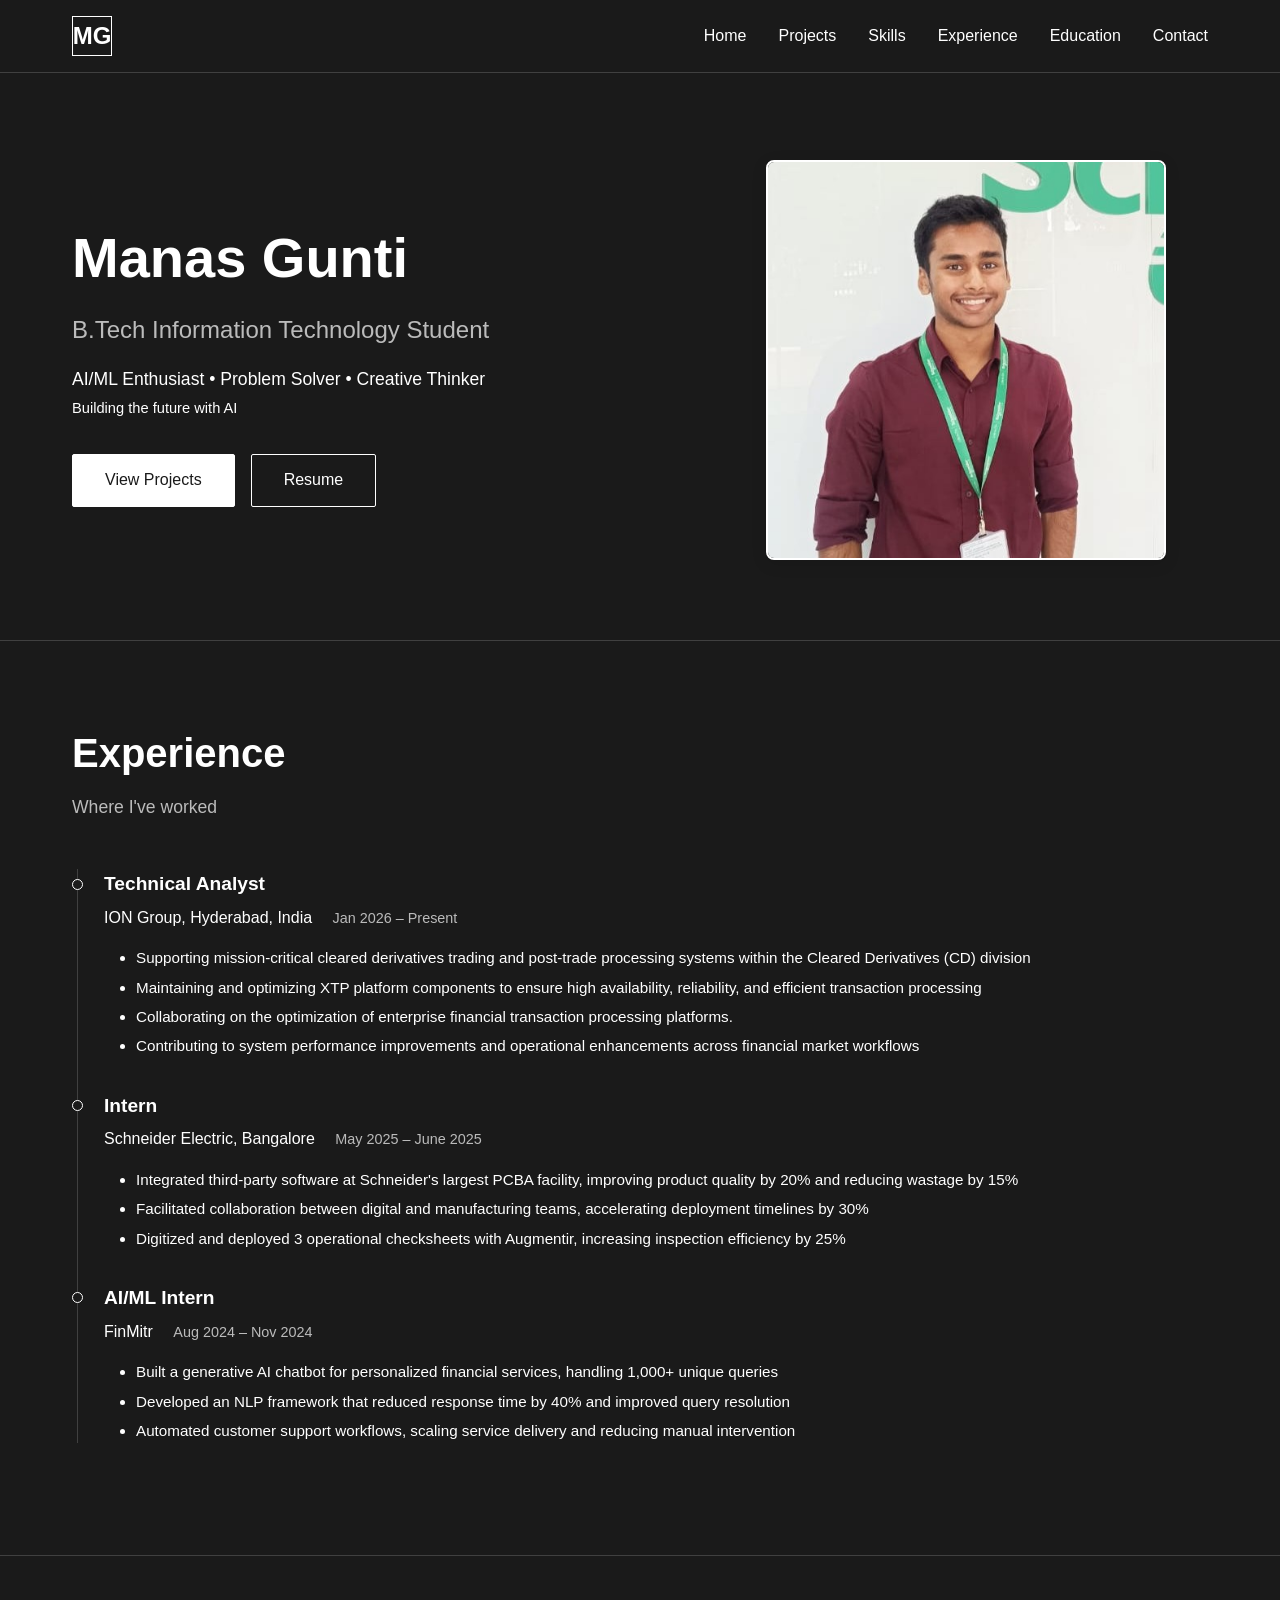
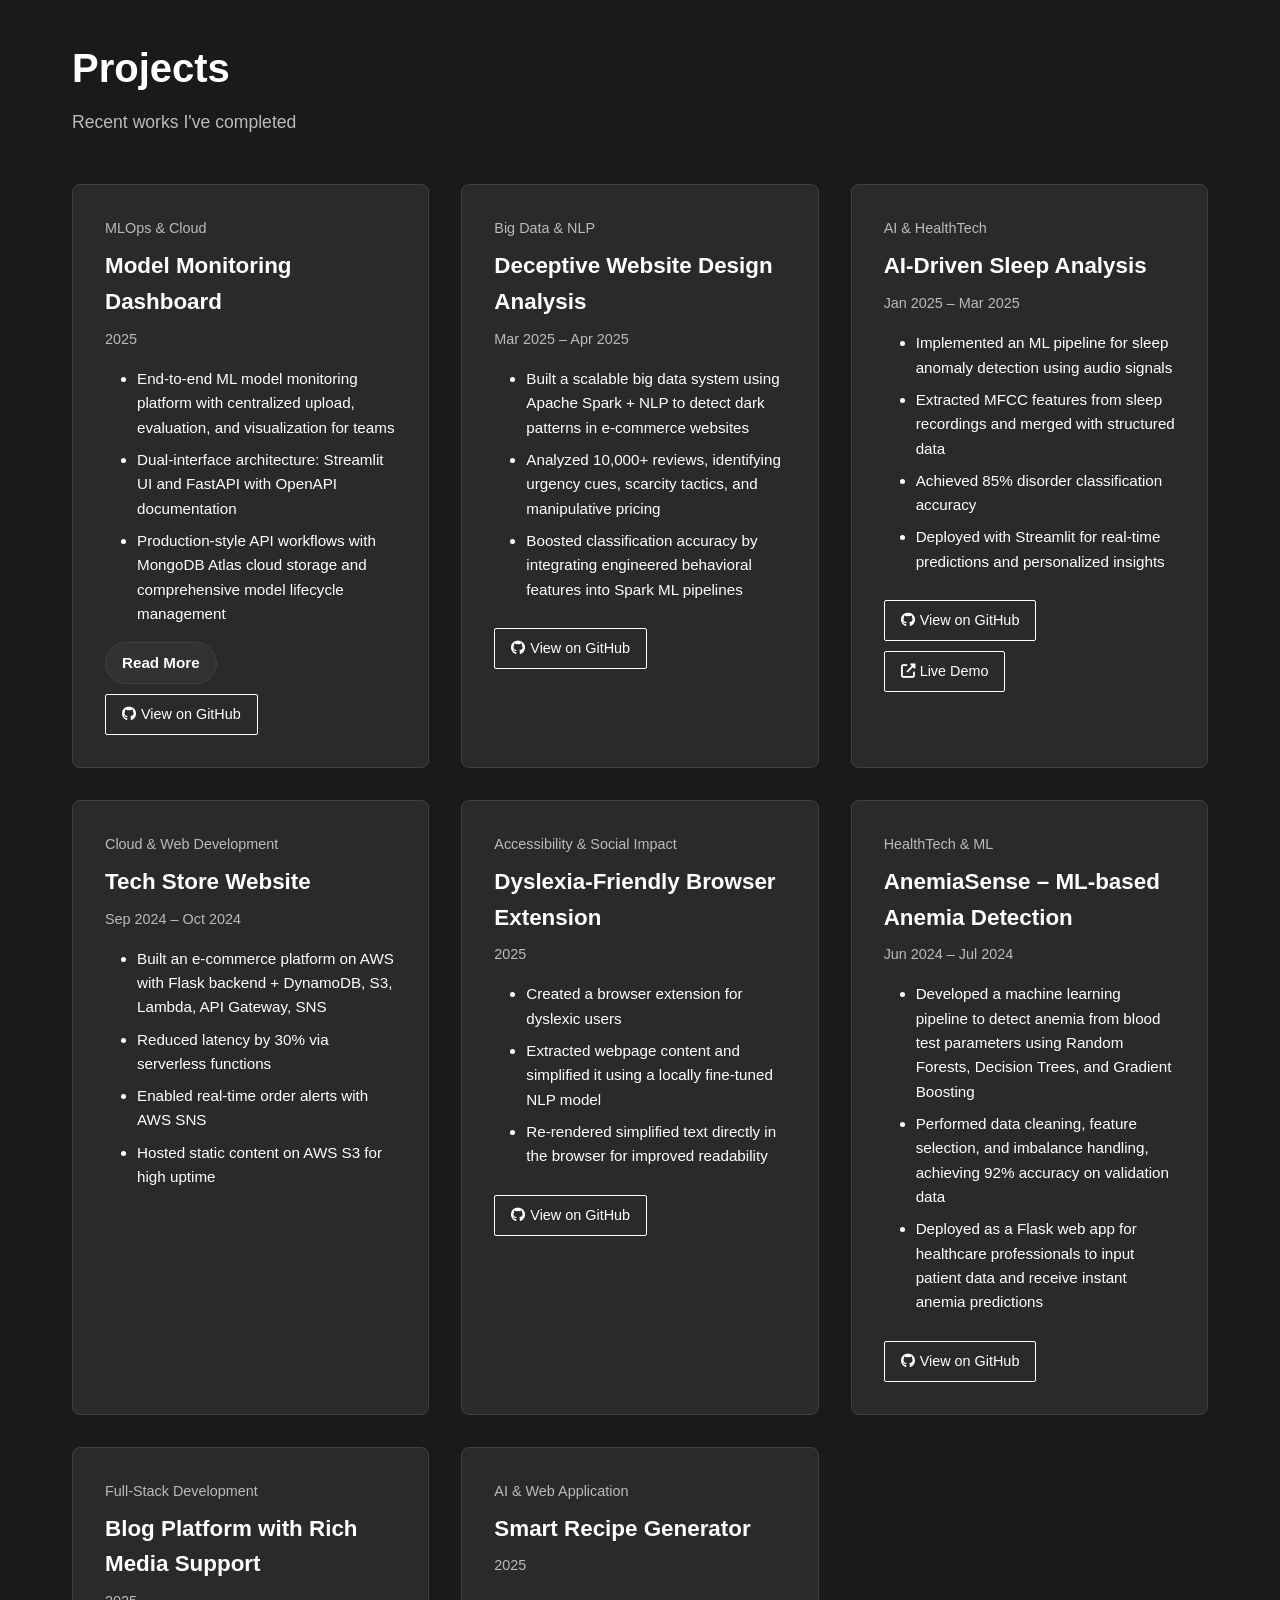
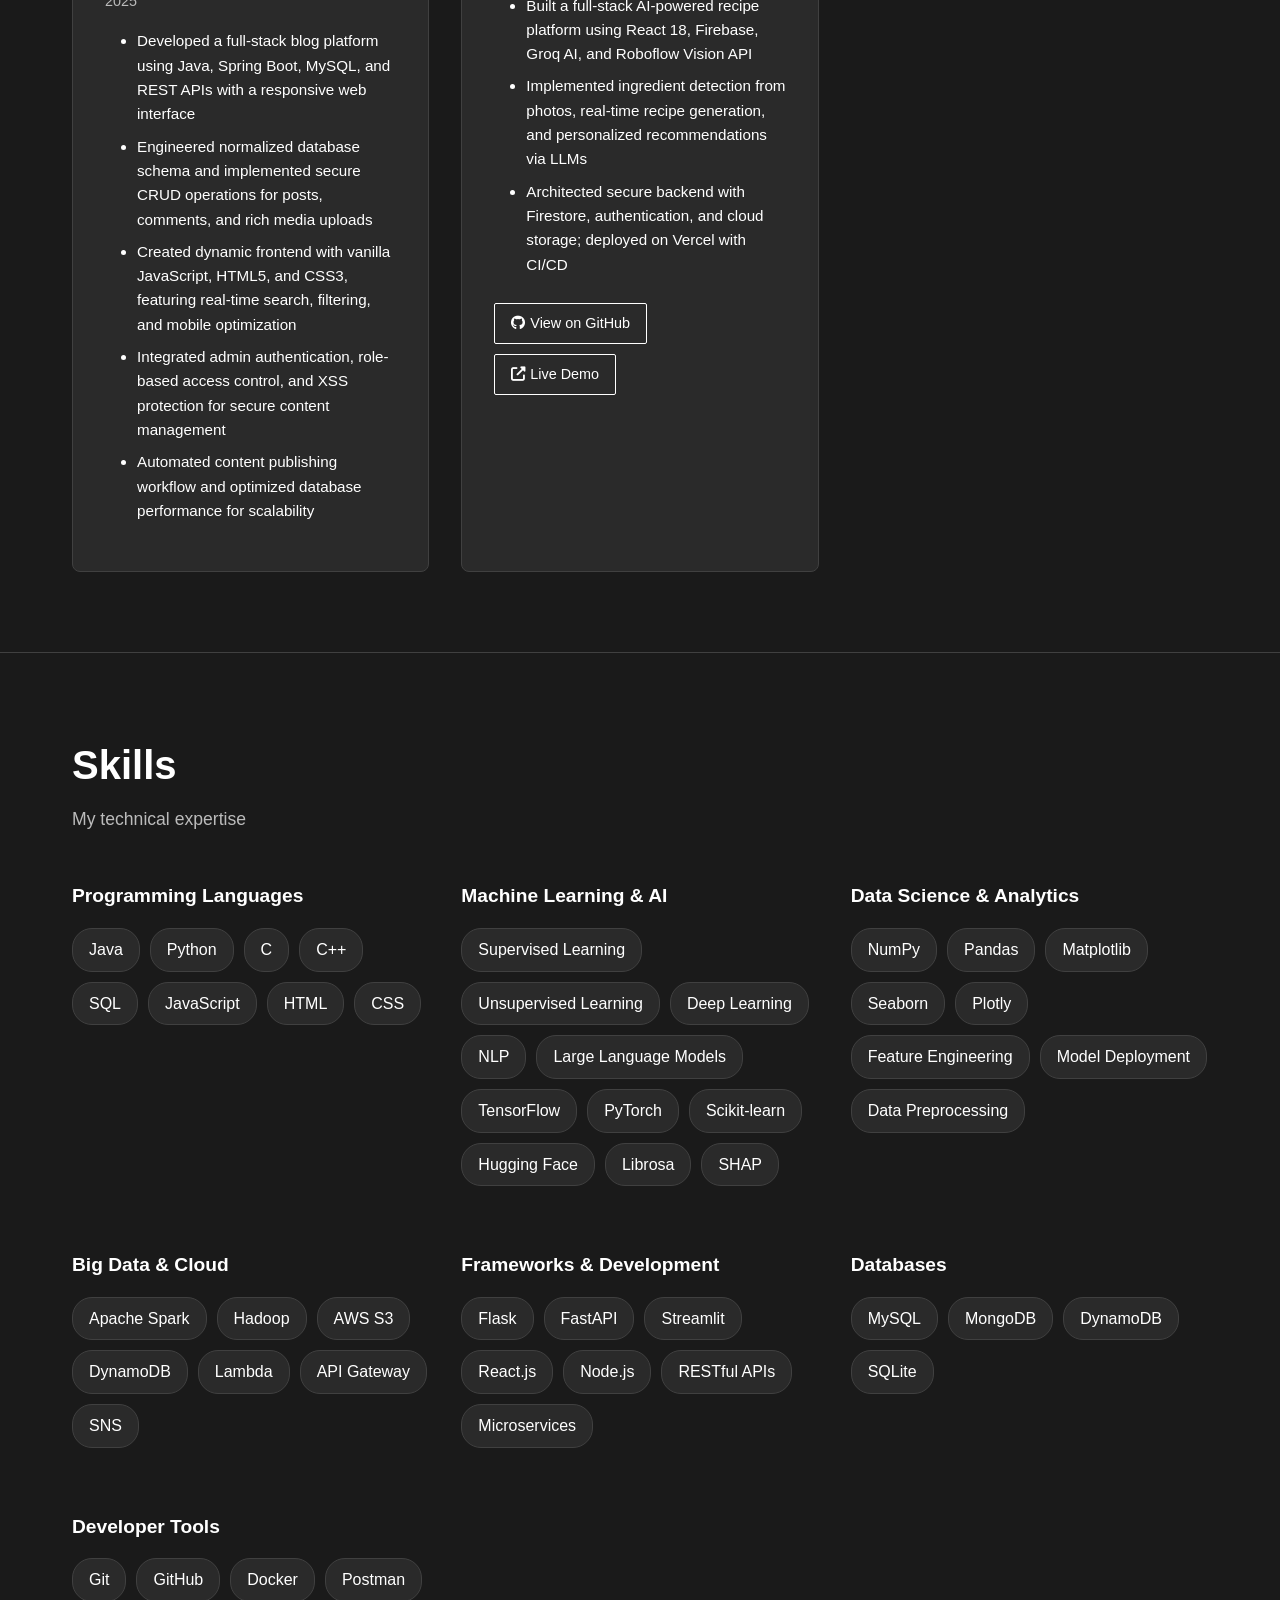
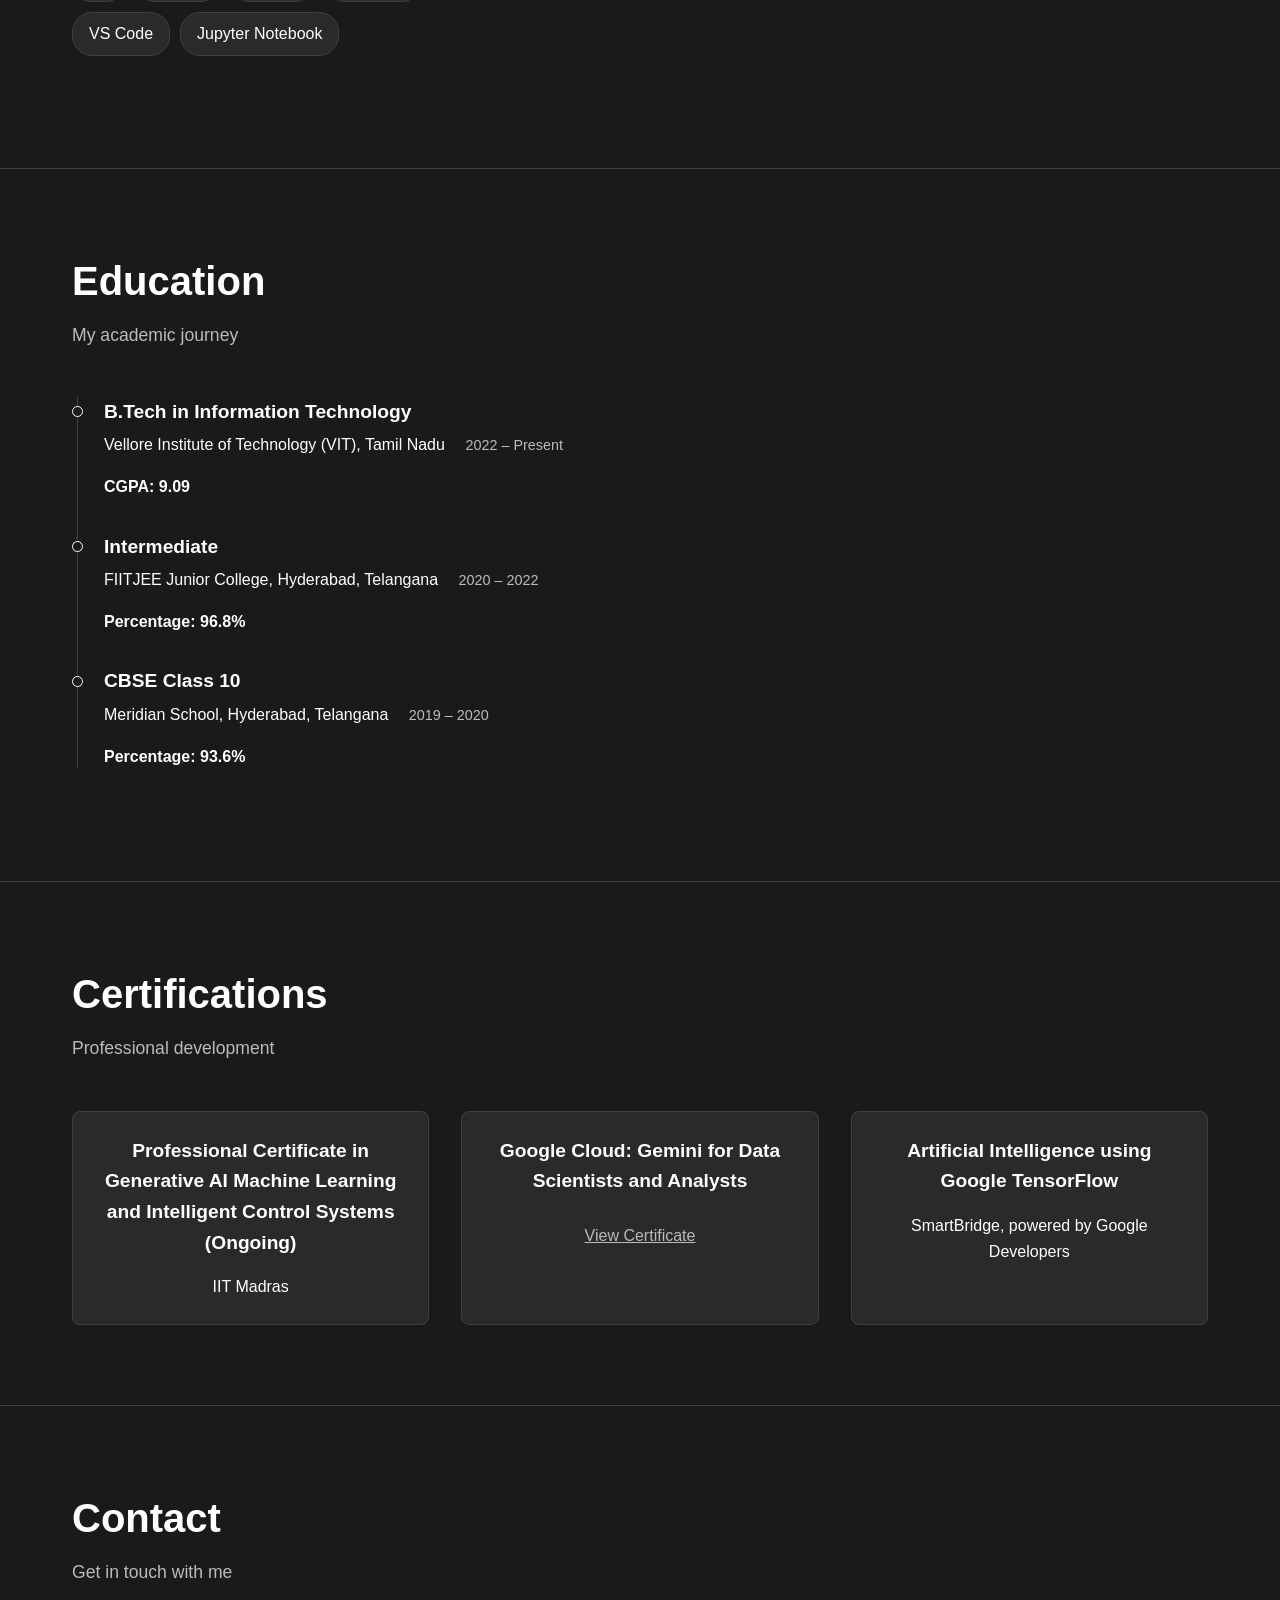
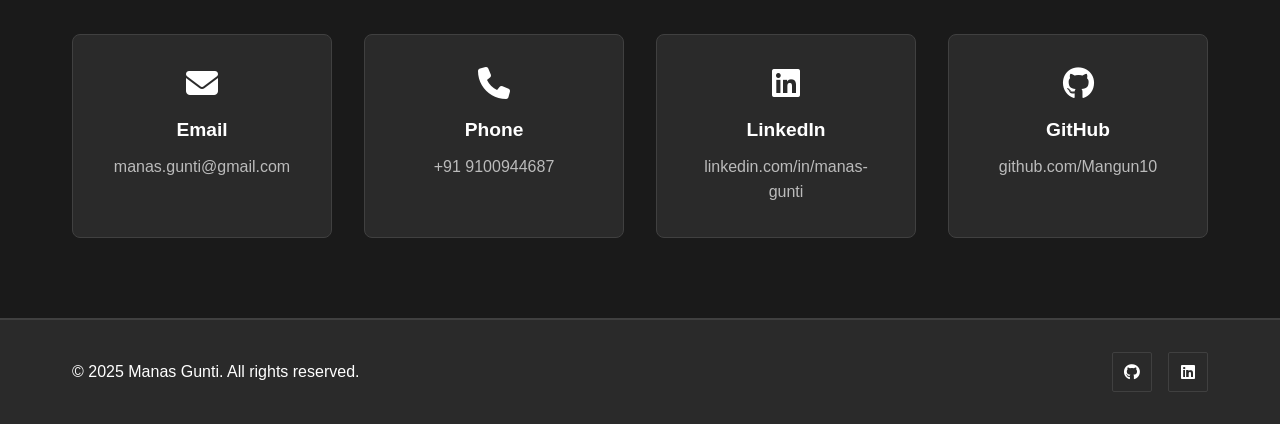
<file: index.html>
<!DOCTYPE html>
<html lang="en">
<head>
    <meta charset="UTF-8">
    <meta name="viewport" content="width=device-width, initial-scale=1.0">
    <title>Manas Gunti | Portfolio</title>
    <link rel="stylesheet" href="style.css">
    <link rel="stylesheet" href="https://cdnjs.cloudflare.com/ajax/libs/font-awesome/6.4.0/css/all.min.css">
</head>
<body>
    <!-- Header -->
    <header>
        <div class="container">
            <div class="logo">
                <a href="#home">MG</a>
            </div>
            <nav id="navbar">
                <ul>
                    <li><a href="#home" class="nav-link">Home</a></li>
                    <li><a href="#projects" class="nav-link">Projects</a></li>
                    <li><a href="#skills" class="nav-link">Skills</a></li>
                    <li><a href="#experience" class="nav-link">Experience</a></li>
                    <li><a href="#education" class="nav-link">Education</a></li>
                    <li><a href="#contact" class="nav-link">Contact</a></li>
                </ul>
            </nav>
            <div class="menu-toggle">
                <i class="fas fa-bars"></i>
            </div>
        </div>
    </header>

    <!-- Hero Section -->
    <section id="home" class="hero">
        <div class="container">
            <div class="hero-content">
                <div class="hero-text">
                    <h1>Manas Gunti</h1>
                    <h2>B.Tech Information Technology Student</h2>
                    <p>AI/ML Enthusiast  •  Problem Solver  •  Creative Thinker<br><small>Building the future with AI</small></p>
                    <div class="hero-buttons">
                        <a href="#projects" class="btn btn-primary">View Projects</a>
                        <a href="files/resume.pdf" class="btn btn-secondary" target="_blank">Resume</a>
                    </div>
                </div>
                <div class="hero-image">
                    <img src="profile-image.jpg" alt="Manas Gunti" style="width:400px; height:400px; border-radius: 2%; object-fit:cover;  box-shadow:0 4px 16px rgba(0,0,0,0.10); border:2px solid #fff;">
                </div>
            </div>
        </div>
    </section>
<!-- Experience Section -->
    <section id="experience" class="experience">
        <div class="container">
            <h2 class="section-title">Experience</h2>
            <div class="section-subtitle">Where I've worked</div>
            <div class="timeline">
                 <div class="timeline-item">
                    <div class="timeline-dot" style="left: 5px; top: 9.5px;"></div>
                    <div class="timeline-content">
                        <div class="timeline-header">
                            <h3>Technical Analyst</h3>
                            <span class="company">ION Group, Hyderabad, India</span>
                            <span class="date">Jan 2026 – Present</span>
                        </div>
                        <div class="timeline-description">
                            <ul>
                                <li>Supporting mission-critical cleared derivatives trading and post-trade processing systems within the Cleared Derivatives (CD) division</li>
                                <li>Maintaining and optimizing XTP platform components to ensure high availability, reliability, and efficient transaction processing</li>
                                <li>Collaborating on the optimization of enterprise financial transaction processing platforms.</li>
                                <li>Contributing to system performance improvements and operational enhancements across financial market workflows</li>
                            </ul>
                        </div>
                    </div>
                </div>
                <div class="timeline-item">
                    <div class="timeline-dot" style="left: 5px;top: 9.5px;"></div>
                    <div class="timeline-content">
                        <div class="timeline-header">
                            <h3>Intern</h3>
                            <span class="company">Schneider Electric, Bangalore</span>
                            <span class="date">May 2025 – June 2025</span>
                        </div>
                        <div class="timeline-description">
                            <ul>
                                <li>Integrated third-party software at Schneider's largest PCBA facility, improving product quality by 20% and reducing wastage by 15%</li>
                                <li>Facilitated collaboration between digital and manufacturing teams, accelerating deployment timelines by 30%</li>
                                <li>Digitized and deployed 3 operational checksheets with Augmentir, increasing inspection efficiency by 25%</li>
                            </ul>
                        </div>
                    </div>
                </div>

                <div class="timeline-item">
                    <div class="timeline-dot" style="left: 5px;top: 9.5px;"></div>
                    <div class="timeline-content">
                        <div class="timeline-header">
                            <h3>AI/ML Intern</h3>
                            <span class="company">FinMitr</span>
                            <span class="date">Aug 2024 – Nov 2024</span>
                        </div>
                        <div class="timeline-description">
                            <ul>
                                <li>Built a generative AI chatbot for personalized financial services, handling 1,000+ unique queries</li>
                                <li>Developed an NLP framework that reduced response time by 40% and improved query resolution</li>
                                <li>Automated customer support workflows, scaling service delivery and reducing manual intervention</li>
                            </ul>
                        </div>
                    </div>
                </div>
            </div>
        </div>
    </section>
    <!-- Projects Section -->
    <section id="projects" class="projects">
        <div class="container">
            <h2 class="section-title">Projects</h2>
            <div class="section-subtitle">Recent works I've completed</div>
            
            <div class="projects-grid">
                <!-- Project 1: Model Monitoring Dashboard -->
                <div class="project-card">
                    <div class="project-category">MLOps & Cloud</div>
                    <h3>Model Monitoring Dashboard</h3>
                    <p class="project-date">2025</p>
                    <div class="project-description">
                        <ul>
                            <li>End-to-end ML model monitoring platform with centralized upload, evaluation, and visualization for teams</li>
                            <li>Dual-interface architecture: Streamlit UI and FastAPI with OpenAPI documentation</li>
                            <li>Production-style API workflows with MongoDB Atlas cloud storage and comprehensive model lifecycle management</li>
                        </ul>
                        <div id="mmd-details" class="project-details-hidden">
                            <ul>
                                <li>Rich evaluation coverage: classification (accuracy, precision, recall, F1, confusion matrix) and regression (R², RMSE, MAE, MAPE)</li>
                                <li>Model observability: latency, throughput, error rate tracking with visual reporting</li>
                                <li>Advanced data drift detection using KS test, Mann-Whitney, and chi-square analysis</li>
                                <li>SHAP-based explainability with feature importance analysis and interpretation dashboards</li>
                                <li>Schema-aware synthetic data tooling with drift simulation and correlated data generation</li>
                                <li>Reusable MLOps template with API client, CI/CD workflows, and integration validation</li>
                            </ul>
                        </div>
                    </div>
                    <div class="project-actions">
                        <button class="btn-read-more" onclick="toggleProjectDetails('mmd-details', this)">Read More</button>
                    </div>
                    <div class="project-links">
                        <a href="https://github.com/Mangun10/model-monitoring-dashboard" class="btn-small" target="_blank">
                            <i class="fab fa-github"></i> View on GitHub
                        </a>
                    </div>
                </div>

                <!-- Project 2 -->
                <div class="project-card">
                    <div class="project-category">Big Data & NLP</div>
                    <h3>Deceptive Website Design Analysis</h3>
                    <p class="project-date">Mar 2025 – Apr 2025</p>
                    <div class="project-description">
                        <ul>
                            <li>Built a scalable big data system using Apache Spark + NLP to detect dark patterns in e-commerce websites</li>
                            <li>Analyzed 10,000+ reviews, identifying urgency cues, scarcity tactics, and manipulative pricing</li>
                            <li>Boosted classification accuracy by integrating engineered behavioral features into Spark ML pipelines</li>
                        </ul>
                    </div>
                    <div class="project-links">
                        <a href="https://github.com/Mangun10/Deceptive-Website-Design-Analysis" class="btn-small" target="_blank">
                            <i class="fab fa-github"></i> View on GitHub
                        </a>
                    </div>
                </div>

                <!-- Project 2 -->
                <div class="project-card">
                    <div class="project-category">AI & HealthTech</div>
                    <h3>AI-Driven Sleep Analysis</h3>
                    <p class="project-date">Jan 2025 – Mar 2025</p>
                    <div class="project-description">
                        <ul>
                            <li>Implemented an ML pipeline for sleep anomaly detection using audio signals</li>
                            <li>Extracted MFCC features from sleep recordings and merged with structured data</li>
                            <li>Achieved 85% disorder classification accuracy</li>
                            <li>Deployed with Streamlit for real-time predictions and personalized insights</li>
                        </ul>
                    </div>
                    <div class="project-links">
                        <a href="https://github.com/Mangun10/Sleep-Pattern-Analysis" class="btn-small" target="_blank">
                            <i class="fab fa-github"></i> View on GitHub
                        </a>
                        <a href="https://sleep-pattern-analysis.streamlit.app/" class="btn-small" target="_blank">
                            <i class="fas fa-external-link-alt"></i> Live Demo
                        </a>
                    </div>
                </div>

                <!-- Project 3 -->
                <!-- <div class="project-card">
                    <div class="project-category">AI & HealthTech</div>
                    <h3>AI-Based Sleep Detection & Tracking System</h3>
                    <p class="project-date">2025</p>
                    <div class="project-description">
                        <ul>
                            <li>Developed a desktop app (PyQt5 + Python backend) for sleep tracking</li>
                            <li>Integrated real-time detection using OpenCV + MediaPipe</li>
                            <li>Features: alerts, motivational content, stretching guidance, analytics dashboards</li>
                            <li>Stored user data locally with SQLite; visualized insights using Matplotlib & Plotly</li>
                        </ul>
                    </div>
                    <div class="project-links">
                        <a href="https://github.com/Mangun10/Sleep-Pattern-Analysis" class="btn-small" target="_blank">
                            <i class="fab fa-github"></i> View on GitHub
                        </a>
                    </div>
                </div> -->

                <!-- Project 4 -->
                <div class="project-card">
                    <div class="project-category">Cloud & Web Development</div>
                    <h3>Tech Store Website</h3>
                    <p class="project-date">Sep 2024 – Oct 2024</p>
                    <div class="project-description">
                        <ul>
                            <li>Built an e-commerce platform on AWS with Flask backend + DynamoDB, S3, Lambda, API Gateway, SNS</li>
                            <li>Reduced latency by 30% via serverless functions</li>
                            <li>Enabled real-time order alerts with AWS SNS</li>
                            <li>Hosted static content on AWS S3 for high uptime</li>
                        </ul>
                    </div>
                    <!-- <div class="project-links">
                        <a href="https://github.com/Mangun10/spring-boot-app" class="btn-small" target="_blank">
                            <i class="fab fa-github"></i> View on GitHub
                        </a>
                    </div> -->
                </div>

                <!-- Project 5 -->
                <div class="project-card">
                    <div class="project-category">Accessibility & Social Impact</div>
                    <h3>Dyslexia-Friendly Browser Extension</h3>
                    <p class="project-date">2025</p>
                    <div class="project-description">
                        <ul>
                            <li>Created a browser extension for dyslexic users</li>
                            <li>Extracted webpage content and simplified it using a locally fine-tuned NLP model</li>
                            <li>Re-rendered simplified text directly in the browser for improved readability</li>
                        </ul>
                    </div>
                    <div class="project-links">
                        <a href="https://github.com/Mangun10/LexiFlow" class="btn-small" target="_blank">
                            <i class="fab fa-github"></i> View on GitHub
                        </a>
                    </div>
                </div>

                <!-- Project 6 -->
                <div class="project-card">
                    <div class="project-category">HealthTech & ML</div>
                        <h3>AnemiaSense – ML-based Anemia Detection</h3>
                        <p class="project-date">Jun 2024 – Jul 2024</p>
                        <div class="project-description">
                            <ul>
                                <li>Developed a machine learning pipeline to detect anemia from blood test parameters using Random Forests, Decision Trees, and Gradient Boosting</li>
                                <li>Performed data cleaning, feature selection, and imbalance handling, achieving 92% accuracy on validation data</li>
                                <li>Deployed as a Flask web app for healthcare professionals to input patient data and receive instant anemia predictions</li>
                            </ul>
                        </div>
                        <div class="project-links">
                            <a href="https://github.com/Mangun10/Anemia_Sense" class="btn-small" target="_blank">
                                <i class="fab fa-github"></i> View on GitHub
                            </a>
                        </div>
                    </div>
                    <!-- Project 7: Full-Stack Blog Platform -->
                    <div class="project-card">
                        <div class="project-category">Full-Stack Development</div>
                        <h3>Blog Platform with Rich Media Support</h3>
                        <p class="project-date">2025</p>
                        <div class="project-description">
                            <ul>
                                <li>Developed a full-stack blog platform using Java, Spring Boot, MySQL, and REST APIs with a responsive web interface</li>
                                <li>Engineered normalized database schema and implemented secure CRUD operations for posts, comments, and rich media uploads</li>
                                <li>Created dynamic frontend with vanilla JavaScript, HTML5, and CSS3, featuring real-time search, filtering, and mobile optimization</li>
                                <li>Integrated admin authentication, role-based access control, and XSS protection for secure content management</li>
                                <li>Automated content publishing workflow and optimized database performance for scalability</li>
                            </ul>
                        </div>
                        <!-- <div class="project-links">
                            <a href="https://github.com/your-github/blog-platform" class="btn-small" target="_blank">
                                <i class="fab fa-github"></i> View on GitHub
                            </a>
                        </div> -->
                    </div>

                    <!-- Project 8: Smart Recipe Generator -->
                    <div class="project-card">
                        <div class="project-category">AI & Web Application</div>
                        <h3>Smart Recipe Generator</h3>
                        <p class="project-date">2025</p>
                        <div class="project-description">
                            <ul>
                                <li>Built a full-stack AI-powered recipe platform using React 18, Firebase, Groq AI, and Roboflow Vision API</li>
                                <li>Implemented ingredient detection from photos, real-time recipe generation, and personalized recommendations via LLMs</li>
                                <li>Architected secure backend with Firestore, authentication, and cloud storage; deployed on Vercel with CI/CD</li>
                            </ul>
                        </div>
                        <div class="project-links">
                            <a href="https://github.com/your-github/smart-recipe-generator" class="btn-small" target="_blank">
                                <i class="fab fa-github"></i> View on GitHub
                            </a>
                            <a href="https://smart-recipe-generator-delta.vercel.app" class="btn-small" target="_blank">
                            <i class="fas fa-external-link-alt"></i> Live Demo
                            </a>
                        </div>
                    </div>
            </div>
        </div>
    </section>

    <!-- Skills Section -->
    <section id="skills" class="skills">
        <div class="container">
            <h2 class="section-title">Skills</h2>
            <div class="section-subtitle">My technical expertise</div>

            <div class="skills-container">
                <div class="skill-category">
                    <h3>Programming Languages</h3>
                    <div class="skill-tags">
                        <span class="skill-tag">Java</span>
                        <span class="skill-tag">Python</span>
                        <span class="skill-tag">C</span>
                        <span class="skill-tag">C++</span>
                        <span class="skill-tag">SQL</span>
                        <span class="skill-tag">JavaScript</span>
                        <span class="skill-tag">HTML</span>
                        <span class="skill-tag">CSS</span>
                    </div>
                </div>

                <div class="skill-category">
                    <h3>Machine Learning & AI</h3>
                    <div class="skill-tags">
                        <span class="skill-tag">Supervised Learning</span>
                        <span class="skill-tag">Unsupervised Learning</span>
                        <span class="skill-tag">Deep Learning</span>
                        <span class="skill-tag">NLP</span>
                        <span class="skill-tag">Large Language Models</span>
                        <span class="skill-tag">TensorFlow</span>
                        <span class="skill-tag">PyTorch</span>
                        <span class="skill-tag">Scikit-learn</span>
                        <span class="skill-tag">Hugging Face</span>
                        <span class="skill-tag">Librosa</span>
                        <span class="skill-tag">SHAP</span>
                    </div>
                </div>

                <div class="skill-category">
                    <h3>Data Science & Analytics</h3>
                    <div class="skill-tags">
                        <span class="skill-tag">NumPy</span>
                        <span class="skill-tag">Pandas</span>
                        <span class="skill-tag">Matplotlib</span>
                        <span class="skill-tag">Seaborn</span>
                        <span class="skill-tag">Plotly</span>
                        <span class="skill-tag">Feature Engineering</span>
                        <span class="skill-tag">Model Deployment</span>
                        <span class="skill-tag">Data Preprocessing</span>
                    </div>
                </div>

                <div class="skill-category">
                    <h3>Big Data & Cloud</h3>
                    <div class="skill-tags">
                        <span class="skill-tag">Apache Spark</span>
                        <span class="skill-tag">Hadoop</span>
                        <span class="skill-tag">AWS S3</span>
                        <span class="skill-tag">DynamoDB</span>
                        <span class="skill-tag">Lambda</span>
                        <span class="skill-tag">API Gateway</span>
                        <span class="skill-tag">SNS</span>
                    </div>
                </div>

                <div class="skill-category">
                    <h3>Frameworks & Development</h3>
                    <div class="skill-tags">
                        <span class="skill-tag">Flask</span>
                        <span class="skill-tag">FastAPI</span>
                        <span class="skill-tag">Streamlit</span>
                        <span class="skill-tag">React.js</span>
                        <span class="skill-tag">Node.js</span>
                        <span class="skill-tag">RESTful APIs</span>
                        <span class="skill-tag">Microservices</span>
                    </div>
                </div>

                <div class="skill-category">
                    <h3>Databases</h3>
                    <div class="skill-tags">
                        <span class="skill-tag">MySQL</span>
                        <span class="skill-tag">MongoDB</span>
                        <span class="skill-tag">DynamoDB</span>
                        <span class="skill-tag">SQLite</span>
                    </div>
                </div>

                <div class="skill-category">
                    <h3>Developer Tools</h3>
                    <div class="skill-tags">
                        <span class="skill-tag">Git</span>
                        <span class="skill-tag">GitHub</span>
                        <span class="skill-tag">Docker</span>
                        <span class="skill-tag">Postman</span>
                        <span class="skill-tag">VS Code</span>
                        <span class="skill-tag">Jupyter Notebook</span>
                    </div>
                </div>
            </div>
        </div>
    </section>

    

    <!-- Education Section -->
    <section id="education" class="education">
        <div class="container">
            <h2 class="section-title">Education</h2>
            <div class="section-subtitle">My academic journey</div>

            <div class="timeline">
                <div class="timeline-item">
                    <div class="timeline-dot" style="left: 5px;top: 9.5px;"></div>
                    <div class="timeline-content">
                        <div class="timeline-header">
                            <h3>B.Tech in Information Technology</h3>
                            <span class="institution">Vellore Institute of Technology (VIT), Tamil Nadu</span>
                            <span class="date">2022 – Present</span>
                        </div>
                        <div class="timeline-description">
                            <p><strong>CGPA: 9.09</strong></p>
                        </div>
                    </div>
                </div>

                <div class="timeline-item">
                    <div class="timeline-dot" style="left: 5px;top: 9.5px;"></div>
                    <div class="timeline-content">
                        <div class="timeline-header">
                            <h3>Intermediate</h3>
                            <span class="institution">FIITJEE Junior College, Hyderabad, Telangana</span>
                            <span class="date">2020 – 2022</span>
                        </div>
                        <div class="timeline-description">
                            <p><strong>Percentage: 96.8%</strong></p>
                        </div>
                    </div>
                </div>

                <div class="timeline-item">
                    <div class="timeline-dot" style="left: 5px;top: 9.5px;"></div>
                    <div class="timeline-content">
                        <div class="timeline-header">
                            <h3>CBSE Class 10</h3>
                            <span class="institution">Meridian School, Hyderabad, Telangana</span>
                            <span class="date">2019 – 2020</span>
                        </div>
                        <div class="timeline-description">
                            <p><strong>Percentage: 93.6%</strong></p>
                        </div>
                    </div>
                </div>
            </div>
        </div>
    </section>

    <!-- Certifications Section -->
    <section id="certifications" class="certifications">
        <div class="container">
            <h2 class="section-title">Certifications</h2>
            <div class="section-subtitle">Professional development</div>

            <div class="certifications-grid">
                <div class="certification-item">
                    <h3>Professional Certificate in Generative AI Machine Learning and Intelligent Control Systems (Ongoing)</h3>
                    <p>IIT Madras</p>
                </div>
                <div class="certification-item">
                    <h3>Google Cloud: Gemini for Data Scientists and Analysts</h3>
                    <a href="https://www.cloudskillsboost.google/public_profiles/c2d871e6-80b2-444b-b032-2cf46974b60a/badges/9809733" target="_blank" class="cert-link">View Certificate</a>
                </div>
                <div class="certification-item">
                    <h3>Artificial Intelligence using Google TensorFlow</h3>
                    <p>SmartBridge, powered by Google Developers</p>
                </div>
            </div>
        </div>
    </section>

    <!-- Contact Section -->
    <section id="contact" class="contact">
        <div class="container">
            <h2 class="section-title">Contact</h2>
            <div class="section-subtitle">Get in touch with me</div>

            <div class="contact-info">
                <div class="contact-item">
                    <i class="fas fa-envelope"></i>
                    <h3>Email</h3>
                    <a href="mailto:manas.gunti@gmail.com">manas.gunti@gmail.com</a>
                </div>
                <div class="contact-item">
                    <i class="fas fa-phone"></i>
                    <h3>Phone</h3>
                    <a href="tel:+919100944687">+91 9100944687</a>
                </div>
                <div class="contact-item">
                    <i class="fab fa-linkedin"></i>
                    <h3>LinkedIn</h3>
                    <a href="https://www.linkedin.com/in/manas-gunti-33451b252/" target="_blank">linkedin.com/in/manas-gunti</a>
                </div>
                <div class="contact-item">
                    <i class="fab fa-github"></i>
                    <h3>GitHub</h3>
                    <a href="https://github.com/Mangun10" target="_blank">github.com/Mangun10</a>
                </div>
            </div>
        </div>
    </section>

    <!-- Footer -->
    <footer>
        <div class="container">
            <div class="footer-content">
                <p>&copy; 2025 Manas Gunti. All rights reserved.</p>
                <div class="social-links">
                    <a href="https://github.com/Mangun10" target="_blank"><i class="fab fa-github"></i></a>
                    <a href="https://www.linkedin.com/in/manas-gunti-33451b252/" target="_blank"><i class="fab fa-linkedin"></i></a>
                </div>
            </div>
        </div>
    </footer>

    <script src="script.js"></script>
</body>
</html>
</file>
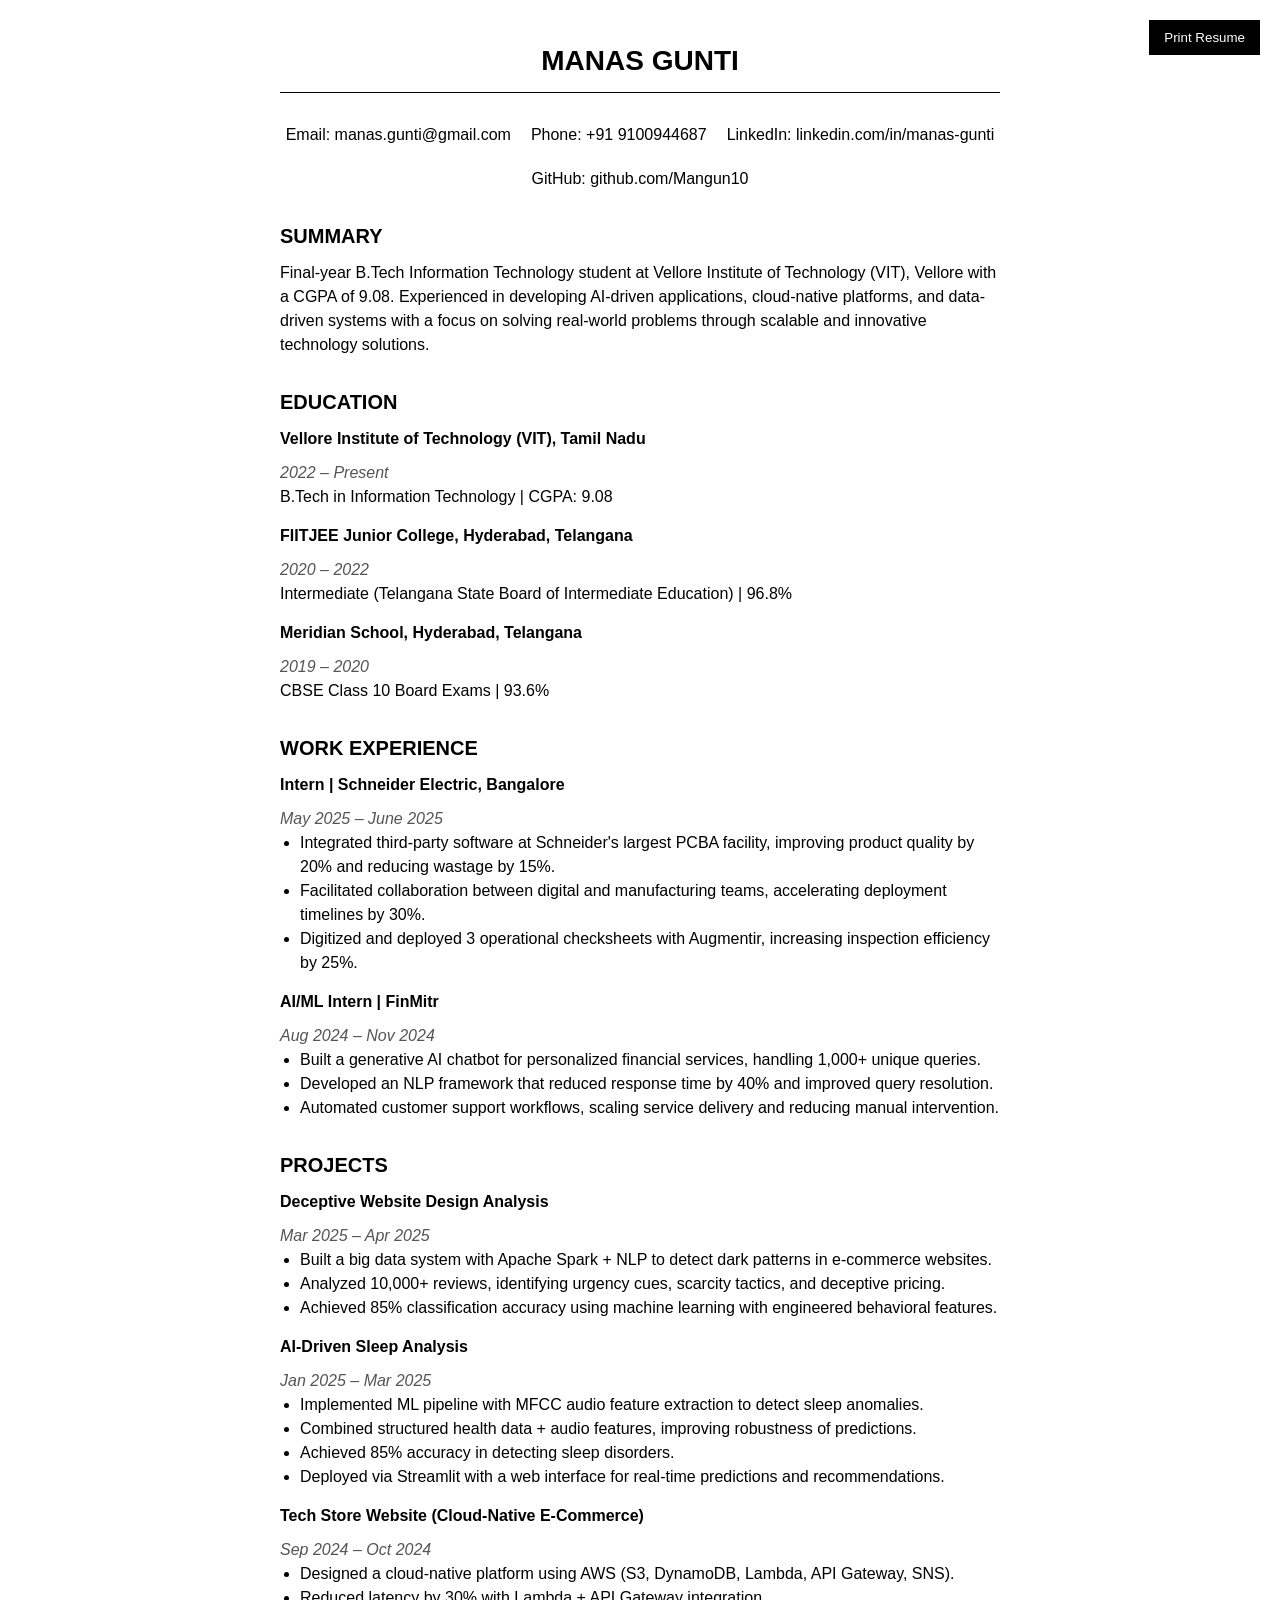
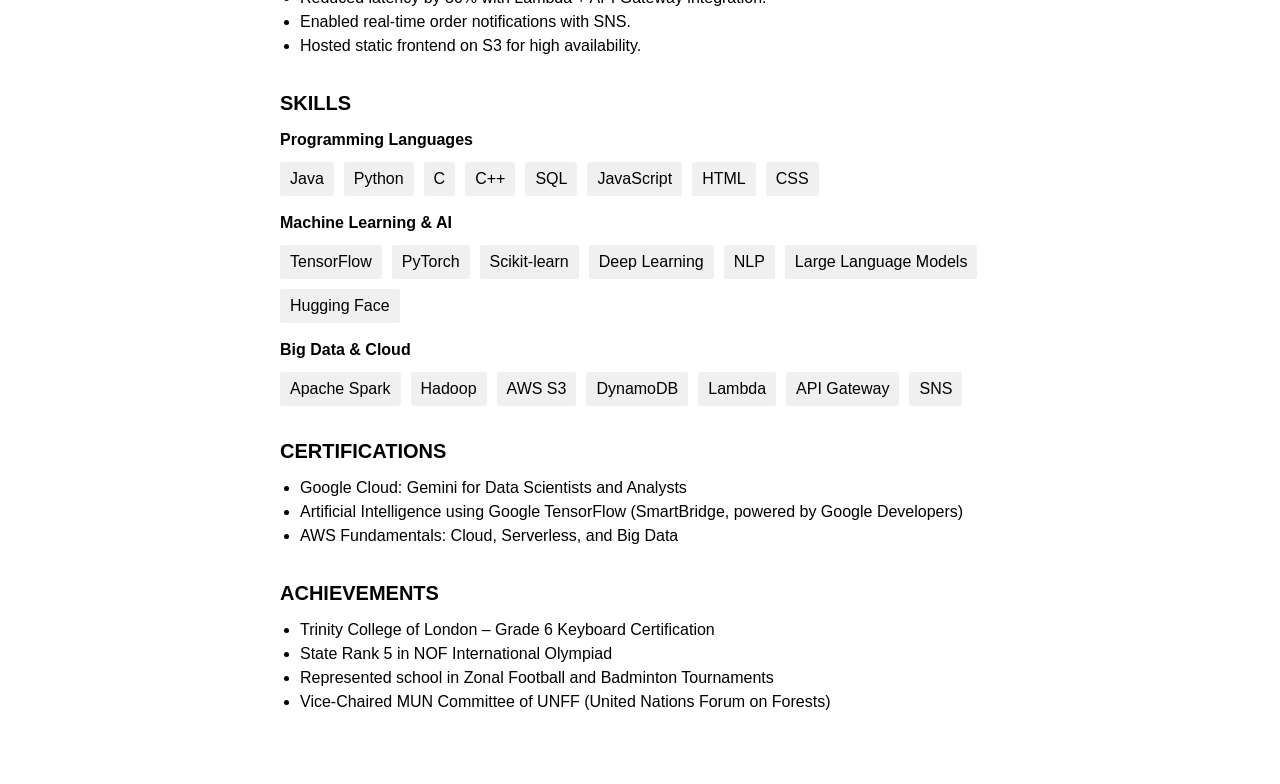
<file: resume.html>
<!DOCTYPE html>
<html lang="en">
<head>
    <meta charset="UTF-8">
    <meta name="viewport" content="width=device-width, initial-scale=1.0">
    <title>Manas Gunti - Resume</title>
    <style>
        * {
            margin: 0;
            padding: 0;
            box-sizing: border-box;
        }
        
        body {
            font-family: Arial, sans-serif;
            line-height: 1.5;
            color: #000;
            background: #fff;
            padding: 40px;
            max-width: 800px;
            margin: 0 auto;
        }
        
        h1, h2, h3, h4 {
            margin-bottom: 10px;
        }
        
        h1 {
            font-size: 28px;
            border-bottom: 1px solid #000;
            padding-bottom: 10px;
        }
        
        h2 {
            font-size: 20px;
            margin-top: 20px;
        }
        
        h3 {
            font-size: 16px;
        }
        
        p, ul {
            margin-bottom: 15px;
        }
        
        ul {
            padding-left: 20px;
        }
        
        .header {
            margin-bottom: 30px;
            text-align: center;
        }
        
        .contact-info {
            display: flex;
            justify-content: center;
            gap: 20px;
            flex-wrap: wrap;
            margin-bottom: 30px;
        }
        
        .section {
            margin-bottom: 30px;
        }
        
        .item {
            margin-bottom: 15px;
        }
        
        .date {
            font-style: italic;
            color: #555;
        }
        
        .skills-list {
            display: flex;
            flex-wrap: wrap;
            gap: 10px;
            list-style-type: none;
            padding: 0;
        }
        
        .skills-list li {
            background: #f0f0f0;
            padding: 5px 10px;
            border-radius: 3px;
        }
        
        .print-button {
            position: fixed;
            top: 20px;
            right: 20px;
            background: #000;
            color: #fff;
            border: none;
            padding: 10px 15px;
            cursor: pointer;
        }
        
        @media print {
            .print-button {
                display: none;
            }
            
            body {
                padding: 0;
            }
        }
    </style>
</head>
<body>
    <button class="print-button" onclick="window.print()">Print Resume</button>
    
    <div class="header">
        <h1>MANAS GUNTI</h1>
    </div>
    
    <div class="contact-info">
        <div>Email: manas.gunti@gmail.com</div>
        <div>Phone: +91 9100944687</div>
        <div>LinkedIn: linkedin.com/in/manas-gunti</div>
        <div>GitHub: github.com/Mangun10</div>
    </div>
    
    <div class="section">
        <h2>SUMMARY</h2>
        <p>Final-year B.Tech Information Technology student at Vellore Institute of Technology (VIT), Vellore with a CGPA of 9.08. Experienced in developing AI-driven applications, cloud-native platforms, and data-driven systems with a focus on solving real-world problems through scalable and innovative technology solutions.</p>
    </div>
    
    <div class="section">
        <h2>EDUCATION</h2>
        
        <div class="item">
            <h3>Vellore Institute of Technology (VIT), Tamil Nadu</h3>
            <div class="date">2022 – Present</div>
            <p>B.Tech in Information Technology | CGPA: 9.08</p>
        </div>
        
        <div class="item">
            <h3>FIITJEE Junior College, Hyderabad, Telangana</h3>
            <div class="date">2020 – 2022</div>
            <p>Intermediate (Telangana State Board of Intermediate Education) | 96.8%</p>
        </div>
        
        <div class="item">
            <h3>Meridian School, Hyderabad, Telangana</h3>
            <div class="date">2019 – 2020</div>
            <p>CBSE Class 10 Board Exams | 93.6%</p>
        </div>
    </div>
    
    <div class="section">
        <h2>WORK EXPERIENCE</h2>
        
        <div class="item">
            <h3>Intern | Schneider Electric, Bangalore</h3>
            <div class="date">May 2025 – June 2025</div>
            <ul>
                <li>Integrated third-party software at Schneider's largest PCBA facility, improving product quality by 20% and reducing wastage by 15%.</li>
                <li>Facilitated collaboration between digital and manufacturing teams, accelerating deployment timelines by 30%.</li>
                <li>Digitized and deployed 3 operational checksheets with Augmentir, increasing inspection efficiency by 25%.</li>
            </ul>
        </div>
        
        <div class="item">
            <h3>AI/ML Intern | FinMitr</h3>
            <div class="date">Aug 2024 – Nov 2024</div>
            <ul>
                <li>Built a generative AI chatbot for personalized financial services, handling 1,000+ unique queries.</li>
                <li>Developed an NLP framework that reduced response time by 40% and improved query resolution.</li>
                <li>Automated customer support workflows, scaling service delivery and reducing manual intervention.</li>
            </ul>
        </div>
    </div>
    
    <div class="section">
        <h2>PROJECTS</h2>
        
        <div class="item">
            <h3>Deceptive Website Design Analysis</h3>
            <div class="date">Mar 2025 – Apr 2025</div>
            <ul>
                <li>Built a big data system with Apache Spark + NLP to detect dark patterns in e-commerce websites.</li>
                <li>Analyzed 10,000+ reviews, identifying urgency cues, scarcity tactics, and deceptive pricing.</li>
                <li>Achieved 85% classification accuracy using machine learning with engineered behavioral features.</li>
            </ul>
        </div>
        
        <div class="item">
            <h3>AI-Driven Sleep Analysis</h3>
            <div class="date">Jan 2025 – Mar 2025</div>
            <ul>
                <li>Implemented ML pipeline with MFCC audio feature extraction to detect sleep anomalies.</li>
                <li>Combined structured health data + audio features, improving robustness of predictions.</li>
                <li>Achieved 85% accuracy in detecting sleep disorders.</li>
                <li>Deployed via Streamlit with a web interface for real-time predictions and recommendations.</li>
            </ul>
        </div>
        
        <div class="item">
            <h3>Tech Store Website (Cloud-Native E-Commerce)</h3>
            <div class="date">Sep 2024 – Oct 2024</div>
            <ul>
                <li>Designed a cloud-native platform using AWS (S3, DynamoDB, Lambda, API Gateway, SNS).</li>
                <li>Reduced latency by 30% with Lambda + API Gateway integration.</li>
                <li>Enabled real-time order notifications with SNS.</li>
                <li>Hosted static frontend on S3 for high availability.</li>
            </ul>
        </div>
    </div>
    
    <div class="section">
        <h2>SKILLS</h2>
        
        <div class="item">
            <h3>Programming Languages</h3>
            <ul class="skills-list">
                <li>Java</li>
                <li>Python</li>
                <li>C</li>
                <li>C++</li>
                <li>SQL</li>
                <li>JavaScript</li>
                <li>HTML</li>
                <li>CSS</li>
            </ul>
        </div>
        
        <div class="item">
            <h3>Machine Learning & AI</h3>
            <ul class="skills-list">
                <li>TensorFlow</li>
                <li>PyTorch</li>
                <li>Scikit-learn</li>
                <li>Deep Learning</li>
                <li>NLP</li>
                <li>Large Language Models</li>
                <li>Hugging Face</li>
            </ul>
        </div>
        
        <div class="item">
            <h3>Big Data & Cloud</h3>
            <ul class="skills-list">
                <li>Apache Spark</li>
                <li>Hadoop</li>
                <li>AWS S3</li>
                <li>DynamoDB</li>
                <li>Lambda</li>
                <li>API Gateway</li>
                <li>SNS</li>
            </ul>
        </div>
    </div>
    
    <div class="section">
        <h2>CERTIFICATIONS</h2>
        <ul>
            <li>Google Cloud: Gemini for Data Scientists and Analysts</li>
            <li>Artificial Intelligence using Google TensorFlow (SmartBridge, powered by Google Developers)</li>
            <li>AWS Fundamentals: Cloud, Serverless, and Big Data</li>
        </ul>
    </div>
    
    <div class="section">
        <h2>ACHIEVEMENTS</h2>
        <ul>
            <li>Trinity College of London – Grade 6 Keyboard Certification</li>
            <li>State Rank 5 in NOF International Olympiad</li>
            <li>Represented school in Zonal Football and Badminton Tournaments</li>
            <li>Vice-Chaired MUN Committee of UNFF (United Nations Forum on Forests)</li>
        </ul>
    </div>
    
    <script>
        // Print functionality
        document.querySelector('.print-button').addEventListener('click', function() {
            window.print();
        });
    </script>
</body>
</html>
</file>
<file: style.css>
/* Base Styles */
:root {
    --primary-color: #ffffff;
    --secondary-color: #1a1a1a;
    --accent-color: #cccccc;
    --light-gray: #2a2a2a;
    --dark-gray: #f0f0f0;
    --medium-gray: #bbbbbb;
    --text-color: #ffffff;
    --bg-color: #1a1a1a;
    --card-bg: #2a2a2a;
    --border-color: #404040;
    --shadow-light: rgba(255, 255, 255, 0.08);
    --shadow-hover: rgba(255, 255, 255, 0.14);
    --transition: all 0.3s ease;
    --max-width: 1200px;
    --spacing-xs: 0.5rem;
    --spacing-sm: 1rem;
    --spacing-md: 2rem;
    --spacing-lg: 3rem;
    --spacing-xl: 5rem;
    --container-width: 1200px;
    --font-main: 'Helvetica Neue', Arial, sans-serif;
    --border-thin: 1px solid var(--border-color);
}

* {
    margin: 0;
    padding: 0;
    box-sizing: border-box;
}

html {
    scroll-behavior: smooth;
}

body {
    font-family: var(--font-main);
    color: var(--text-color);
    background-color: var(--bg-color);
    line-height: 1.6;
    overflow-x: hidden;
    position: relative;
    transition: var(--transition);
}

a {
    text-decoration: none;
    color: inherit;
}

ul {
    list-style: none;
}

.container {
    width: 100%;
    max-width: var(--container-width);
    margin: 0 auto;
    padding: 0 var(--spacing-md);
}

section {
    padding: var(--spacing-xl) 0;
    border-bottom: var(--border-thin);
}

.section-title {
    font-size: 2.5rem;
    margin-bottom: var(--spacing-xs);
    position: relative;
    display: inline-block;
    color: var(--text-color);
}

.section-subtitle {
    font-size: 1.1rem;
    color: var(--medium-gray);
    margin-bottom: var(--spacing-lg);
}

/* Header & Navigation */
header {
    position: fixed;
    top: 0;
    left: 0;
    width: 100%;
    background-color: var(--bg-color);
    z-index: 1000;
    border-bottom: 1px solid var(--border-color);
    transition: var(--transition);
}

header .container {
    display: flex;
    justify-content: space-between;
    align-items: center;
    padding: var(--spacing-sm) var(--spacing-md);
}

.logo {
    font-size: 1.5rem;
    font-weight: bold;
}

.logo a {
    display: flex;
    align-items: center;
    justify-content: center;
    width: 40px;
    height: 40px;
    border: 1px solid var(--text-color);
    transition: var(--transition);
    color: var(--text-color);
}

.logo a:hover {
    background-color: var(--text-color);
    color: var(--bg-color);
}

nav ul {
    display: flex;
}

nav ul li {
    margin-left: var(--spacing-md);
}

nav ul li a {
    font-size: 1rem;
    transition: var(--transition);
    position: relative;
    color: var(--text-color);
}

nav ul li a:after {
    content: '';
    position: absolute;
    width: 0;
    height: 1px;
    bottom: -5px;
    left: 0;
    background-color: var(--text-color);
    transition: var(--transition);
}

nav ul li a:hover:after {
    width: 100%;
}

.menu-toggle {
    display: none;
    cursor: pointer;
}

/* Hero Section */
.hero {
    padding: calc(var(--spacing-xl) * 2) 0 var(--spacing-xl);
    border-bottom: var(--border-thin);
}

.hero-content {
    display: flex;
    align-items: center;
    justify-content: space-between;
    gap: var(--spacing-lg);
}

.hero-text {
    flex: 1;
}

.hero-text h1 {
    font-size: 3.5rem;
    margin-bottom: var(--spacing-xs);
}

.hero-text h2 {
    font-size: 1.5rem;
    font-weight: 400;
    color: var(--medium-gray); /* Changed from var(--secondary-color) */
    margin-bottom: var(--spacing-sm);
}

.hero-text p {
    font-size: 1.1rem;
    margin-bottom: var(--spacing-md);
    color: var(--text-color); /* Ensure it uses text color */
}

.hero-buttons {
    display: flex;
    gap: var(--spacing-sm);
}

.hero-image {
    flex: 0.8;
    display: flex;
    justify-content: center;
}

.hero-image img {
    max-width: 100%;
    height: auto;
    border-radius: 2px;
    box-shadow: var(--box-shadow);
    border: var(--border-thin);
}

/* Buttons */
.btn {
    display: inline-block;
    padding: 0.8rem 2rem;
    border: 1px solid var(--primary-color);
    border-radius: 2px;
    transition: var(--transition);
    font-size: 1rem;
    text-align: center;
}

.btn-primary {
    background-color: var(--text-color); /* Changed from var(--primary-color) */
    color: var(--bg-color); /* Changed from #fff */
    border: 1px solid var(--text-color);
}

.btn-primary:hover {
    background-color: transparent;
    color: var(--text-color); /* Changed from var(--primary-color) */
}

.btn-secondary {
    background-color: transparent;
    color: var(--text-color); /* Changed from var(--primary-color) */
    border: 1px solid var(--text-color);
}

.btn-secondary:hover {
    background-color: var(--text-color); /* Changed from var(--primary-color) */
    color: var(--bg-color); /* Changed from #fff */
}

.btn-small {
    padding: 0.5rem 1rem;
    font-size: 0.9rem;
    border: 1px solid var(--text-color); /* Changed from var(--primary-color) */
    border-radius: 2px;
    display: inline-flex;
    align-items: center;
    gap: 5px;
    margin-right: 10px;
    margin-top: 10px;
    transition: var(--transition);
    color: var(--text-color);
    background-color: transparent;
}

.btn-small:hover {
    background-color: var(--text-color); /* Changed from var(--primary-color) */
    color: var(--bg-color); /* Changed from #fff */
}

/* Projects Section */
.projects-grid {
    display: grid;
    grid-template-columns: repeat(auto-fill, minmax(350px, 1fr));
    gap: var(--spacing-md);
}

.project-card {
    border: var(--border-thin);
    padding: var(--spacing-md);
    border-radius: 2px;
    transition: var(--transition);
    background: var(--card-bg);
    border: 1px solid var(--border-color);
    padding: 2rem;
    border-radius: 8px;
    transition: var(--transition);
    box-shadow: var(--shadow);
}

.project-card:hover {
    transform: translateY(-5px);
    box-shadow: 0 10px 30px rgba(0, 0, 0, 0.15);
}

.project-category {
    color: var(--medium-gray);
    font-size: 0.9rem;
    margin-bottom: var(--spacing-xs);
}

.project-card h3 {
    font-size: 1.4rem;
    margin-bottom: var(--spacing-xs);
}

.project-date {
    color: var(--medium-gray);
    font-size: 0.9rem;
    margin-bottom: var(--spacing-sm);
}

.project-description ul {
    padding-left: var(--spacing-md);
    margin-bottom: var(--spacing-sm);
    list-style-type: disc;
}

.project-description li {
    margin-bottom: var(--spacing-xs);
    font-size: 0.95rem;
}

.project-links {
    display: flex;
    flex-wrap: wrap;
    align-items: center;
}

/* Skills Section */
.skills-container {
    display: grid;
    grid-template-columns: repeat(auto-fill, minmax(300px, 1fr));
    gap: var(--spacing-md);
}

.skill-category {
    margin-bottom: var(--spacing-md);
}

.skill-category h3 {
    font-size: 1.2rem;
    margin-bottom: var(--spacing-sm);
}

.skill-tags {
    display: flex;
    flex-wrap: wrap;
    gap: 10px;
}

.skill-tag {
    background: var(--light-gray);
    color: var(--text-color);
    padding: 0.5rem 1rem;
    border-radius: 20px;
    border: 1px solid var(--border-color);
    transition: var(--transition);
}

.skill-tag:hover {
    background-color: var(--text-color); /* Changed from var(--primary-color) */
    color: var(--bg-color); /* Changed from #fff */
}

/* Timeline (Experience & Education) */
.timeline {
    position: relative;
    margin-top: var(--spacing-md);
}

.timeline::before {
    content: '';
    position: absolute;
    width: 1px;
    background-color: var(--border-color);
    top: 0;
    bottom: 0;
    left: 5px;
}

.timeline-item {
    position: relative;
    padding-left: var(--spacing-md);
    margin-bottom: var(--spacing-md);
}

.timeline-dot {
    position: absolute;
    width: 11px;
    height: 11px;
    background-color: var(--bg-color);
    border: 1px solid var(--text-color);
    border-radius: 50%;
    left: 0;
    top: 5px;
    transform: translateX(-5px);
}

.timeline-header {
    margin-bottom: var(--spacing-sm);
}

.timeline-header h3 {
    font-size: 1.2rem;
    margin-bottom: 5px;
}

.company, .institution {
    font-weight: 500;
    margin-right: var(--spacing-sm);
}

.date {
    color: var(--medium-gray); /* Changed from var(--secondary-color) */
    font-size: 0.9rem;
}

.timeline-description ul {
    padding-left: var(--spacing-md);
    list-style-type: disc;
}

.timeline-description li {
    margin-bottom: 5px;
    font-size: 0.95rem;
}

/* Certifications */
.certifications-grid {
    display: grid;
    grid-template-columns: repeat(auto-fill, minmax(300px, 1fr));
    gap: var(--spacing-md);
}

.certification-item {
    background: var(--card-bg);
    border: 1px solid var(--border-color);
    padding: 1.5rem;
    border-radius: 8px;
    text-align: center;
    transition: var(--transition);
    box-shadow: var(--shadow);
}

.certification-item:hover {
    box-shadow: var(--box-shadow);
}

.certification-item h3 {
    font-size: 1.2rem;
    margin-bottom: var(--spacing-sm);
}

.cert-link {
    display: inline-block;
    color: var(--medium-gray); /* Changed from var(--secondary-color) */
    text-decoration: underline;
    margin-top: 10px;
    transition: var(--transition);
}

.cert-link:hover {
    color: var(--text-color); /* Changed from var(--primary-color) */
}

/* Contact Section */
.contact-info {
    display: grid;
    grid-template-columns: repeat(auto-fill, minmax(250px, 1fr));
    gap: var(--spacing-md);
}

.contact-item {
    background: var(--card-bg);
    border: 1px solid var(--border-color);
    padding: 2rem;
    border-radius: 8px;
    text-align: center;
    transition: var(--transition);
    box-shadow: var(--shadow);
}

.contact-item:hover {
    box-shadow: var(--box-shadow);
}

.contact-item i {
    font-size: 2rem;
    margin-bottom: var(--spacing-sm);
}

.contact-item h3 {
    font-size: 1.2rem;
    margin-bottom: var(--spacing-xs);
}

.contact-item a {
    color: var(--medium-gray); /* Changed from var(--secondary-color) */
    transition: var(--transition);
}

.contact-item a:hover {
    color: var(--text-color); /* Changed from var(--primary-color) */
}

/* Footer */
footer {
    padding: var(--spacing-md) 0;
    background-color: var(--card-bg);
    border-top: 1px solid var(--border-color);
    color: var(--text-color);
}

.footer-content {
    display: flex;
    justify-content: space-between;
    align-items: center;
    color: var(--text-color);
}

.social-links {
    display: flex;
    gap: var(--spacing-sm);
}

.social-links a {
    display: flex;
    align-items: center;
    justify-content: center;
    width: 40px;
    height: 40px;
    border: 1px solid var(--border-color);
    border-radius: 2px;
    transition: var(--transition);
    color: var(--text-color);
}

.social-links a:hover {
    background-color: var(--text-color);
    color: var(--bg-color);
    border-color: var(--text-color);
}

/* Project Read More */
.project-actions {
    margin-top: var(--spacing-sm);
}

.btn-read-more {
    display: inline-flex;
    align-items: center;
    justify-content: center;
    gap: 0.4rem;
    padding: 0.7rem 1rem;
    border: 1px solid var(--border-color);
    background: rgba(255, 255, 255, 0.03);
    color: var(--text-color);
    border-radius: 999px;
    cursor: pointer;
    font-size: 0.95rem;
    font-weight: 600;
    transition: var(--transition);
}

.btn-read-more:hover {
    background: rgba(255, 255, 255, 0.08);
    border-color: var(--text-color);
    transform: translateY(-1px);
}

.btn-read-more.expanded {
    background: var(--text-color);
    color: var(--bg-color);
    border-color: var(--text-color);
}

.btn-read-more.expanded:hover {
    background: rgba(255, 255, 255, 0.9);
    color: #111;
}

.project-details-hidden {
    display: none;
    margin-top: 0.9rem;
}

.project-details-hidden.visible {
    display: block;
    animation: slideDown 0.25s ease-out;
}

@keyframes slideDown {
    from {
        opacity: 0;
        transform: translateY(-6px);
    }
    to {
        opacity: 1;
        transform: translateY(0);
    }
}

/* Media Queries */
@media screen and (max-width: 992px) {
    .hero-content {
        flex-direction: column-reverse;
        text-align: center;
    }

    .hero-buttons {
        justify-content: center;
    }

    .hero-image {
        margin-bottom: var(--spacing-md);
    }
    
    .hero-image img {
        max-width: 300px;
    }
    
    .section-title {
        font-size: 2rem;
    }
}

@media screen and (max-width: 768px) {
    header .container {
        position: relative;
    }
    
    .menu-toggle {
        display: block;
    }
    
    nav {
        position: absolute;
        top: 100%;
        left: 0;
        width: 100%;
        background-color: var(--bg-color);
        border: 1px solid var(--border-color);
        max-height: 0;
        overflow: hidden;
        transition: var(--transition);
        box-shadow: 0 5px 10px rgba(0, 0, 0, 0.1);
    }
    
    nav.active {
        max-height: 400px;
    }
    
    nav ul {
        flex-direction: column;
        padding: var(--spacing-sm);
    }
    
    nav ul li {
        margin: 0;
        padding: var(--spacing-xs) 0;
        border-bottom: 1px solid var(--border-color);
    }
    
    nav ul li:last-child {
        border-bottom: none;
    }
    
    .projects-grid, 
    .skills-container, 
    .contact-info,
    .certifications-grid {
        grid-template-columns: 1fr;
    }
    
    .footer-content {
        flex-direction: column;
        gap: var(--spacing-sm);
        text-align: center;
    }
}

@media screen and (max-width: 576px) {
    .project-card {
        padding: var(--spacing-sm);
    }
    
    .timeline-item {
        padding-left: var(--spacing-sm);
    }
    
    .hero-text h1 {
        font-size: 2.5rem;
    }
    
    .hero-text h2 {
        font-size: 1.2rem;
    }
}
</file>
